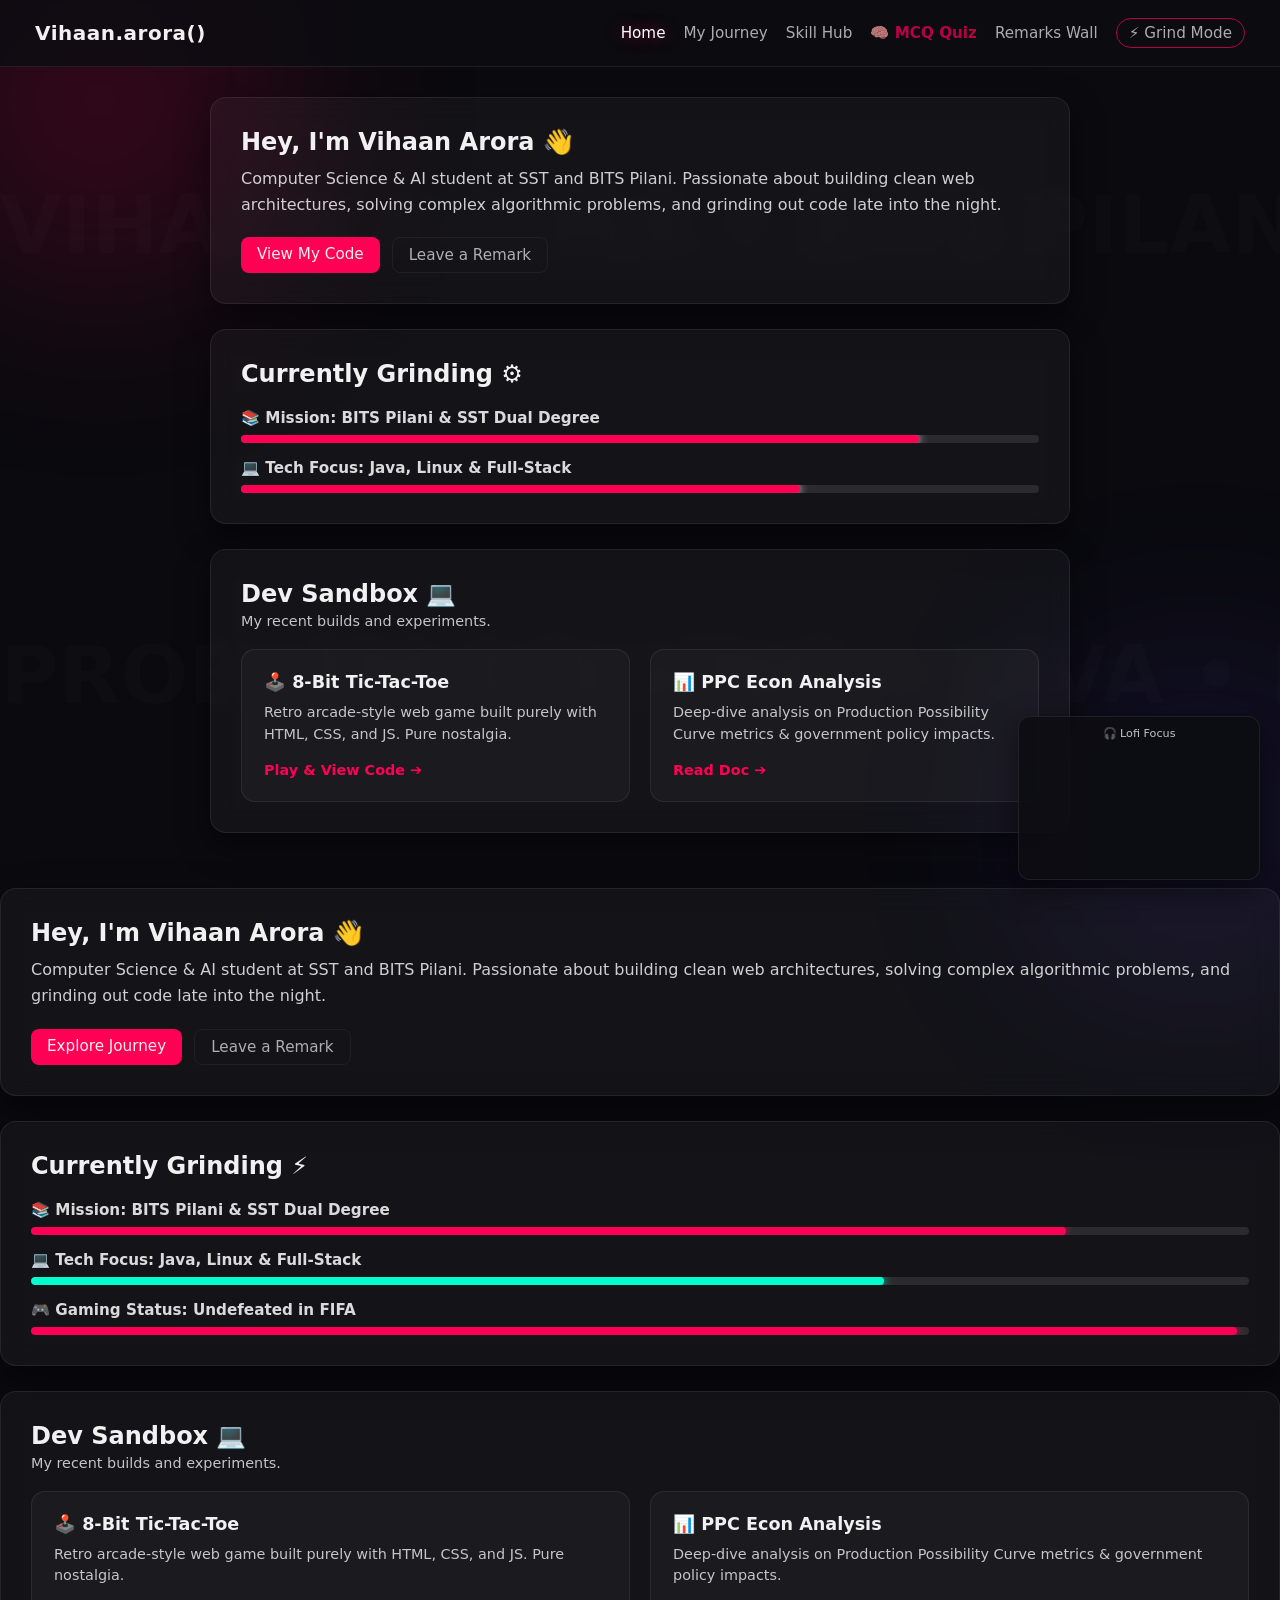
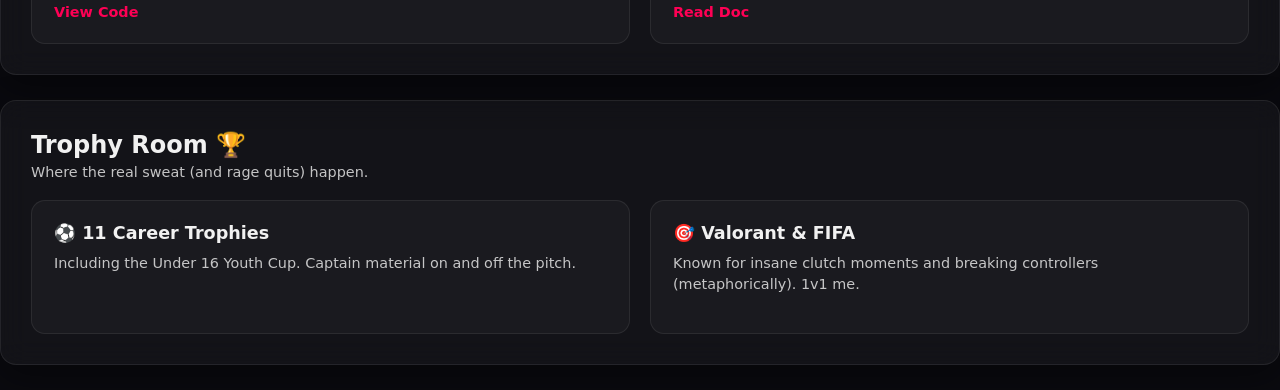
<file: index.html>
<!DOCTYPE html>
<html lang="en">
<head>
    <meta charset="UTF-8">
    <meta name="viewport" content="width=device-width, initial-scale=1.0">
    <title>Vihaan Arora | Portfolio</title>
    <link rel="stylesheet" href="global.css">
</head>
<body data-theme="grind">
    <!-- Atmospheric Orbs -->
    <div class="glow-orb orb-1"></div>
    <div class="glow-orb orb-2"></div>
    <div class="glow-orb orb-3"></div>

    <div class="bg-texts">
        <span>VIHAAN ARORA • BITS PILANI • SST • CS & AI •</span>
        <span>PROBLEM SOLVING • JAVA • LINUX • FULL STACK •</span>
    </div>

    <!-- Floating Navigation -->
   <nav>
        <div class="nav-brand">Vihaan.arora()</div>
        <div class="nav-links">
            <a href="index.html" class="nav-btn active">Home</a>
            <a href="journey.html" class="nav-btn">My Journey</a>
            <a href="skills.html" class="nav-btn">Skill Hub</a>
            <a href="quiz.html" class="nav-btn" style="color: var(--accent); font-weight: bold;">🧠 MCQ Quiz</a>
            <a href="remarks.html" class="nav-btn">Remarks Wall</a>
            <button id="theme-toggle" class="nav-btn" style="background: none; border: 1px solid var(--accent); padding: 5px 12px; border-radius: 20px; cursor: pointer; color: var(--text-color);">⚡ Grind Mode</button>
        </div>
    </nav>
    <main>
        <!-- Hero Section -->
        <section class="glass-container hero-section">
            <h1>Hey, I'm Vihaan Arora <span style="color: var(--accent);">👋</span></h1>
            <p style="margin-top: 10px; opacity: 0.85; line-height: 1.6;">
                Computer Science & AI student at SST and BITS Pilani. Passionate about building clean web architectures, solving complex algorithmic problems, and grinding out code late into the night.
            </p>
            <div style="margin-top: 20px; display: flex; gap: 12px; flex-wrap: wrap;">
                <a href="tictactoe.html" class="nav-btn" style="background: var(--accent); padding: 8px 16px; border-radius: 8px; opacity: 1;">View My Code</a>
                <a href="remarks.html" class="nav-btn" style="border: 1px solid var(--glass-border); padding: 8px 16px; border-radius: 8px;">Leave a Remark</a>
            </div>
        </section>

        <!-- Currently Grinding Live Dashboard -->
        <section class="glass-container">
            <h2>Currently Grinding ⚙️</h2>
            <div class="dashboard">
                <div class="dashboard-item">
                    <span>📚 Mission: BITS Pilani & SST Dual Degree</span>
                    <div class="progress-bar"><div class="progress-fill" style="width: 85%;"></div></div>
                </div>
                <div class="dashboard-item">
                    <span>💻 Tech Focus: Java, Linux & Full-Stack</span>
                    <div class="progress-bar"><div class="progress-fill" style="width: 70%;"></div></div>
                </div>
            </div>
        </section>

        <!-- Dev Sandbox (Projects now linking to real pages) -->
        <section class="glass-container">
            <h2>Dev Sandbox 💻</h2>
            <p style="opacity: 0.8; margin-top: 5px; font-size: 0.9rem;">My recent builds and experiments.</p>
            <div class="bento-grid">
                <div class="bento-card">
                    <h3>🕹️ 8-Bit Tic-Tac-Toe</h3>
                    <p>Retro arcade-style web game built purely with HTML, CSS, and JS. Pure nostalgia.</p>
                    <a href="tictactoe.html" class="card-link">Play & View Code ➔</a>
                </div>
                <div class="bento-card">
                    <h3>📊 PPC Econ Analysis</h3>
                    <p>Deep-dive analysis on Production Possibility Curve metrics & government policy impacts.</p>
                    <a href="ppc.html" class="card-link">Read Doc ➔</a>
                </div>
            </div>
        </section>
    </main>

    <!-- Floating YT Music Widget -->
    <div class="yt-widget">
        <p style="font-size: 0.7rem; text-align: center; margin-bottom: 5px; opacity: 0.8;">🎧 Lofi Focus</p>
        <iframe width="220" height="120" src="https://www.youtube.com/embed/jfKfPfyJRdk?autoplay=0&controls=1" title="Lofi hip hop mix" frameborder="0" allow="accelerometer; autoplay; clipboard-write; encrypted-media; picture-in-picture" style="border-radius: 8px;"></iframe>
    </div>

    <script src="popups.js"></script>
</body>
</html>        <section class="glass-container hero-section">
            <h1>Hey, I'm Vihaan Arora <span style="color: var(--accent);">👋</span></h1>
            <p style="margin-top: 10px; opacity: 0.85; line-height: 1.6;">
                Computer Science & AI student at SST and BITS Pilani. Passionate about building clean web architectures, solving complex algorithmic problems, and grinding out code late into the night.
            </p>
            <div style="margin-top: 20px; display: flex; gap: 12px; flex-wrap: wrap;">
                <a href="journey.html" class="nav-btn" style="background: var(--accent); padding: 8px 16px; border-radius: 8px; opacity: 1;">Explore Journey</a>
                <a href="remarks.html" class="nav-btn" style="border: 1px solid var(--glass-border); padding: 8px 16px; border-radius: 8px;">Leave a Remark</a>
            </div>
        </section>

        <!-- Currently Grinding Live Dashboard -->
        <section class="glass-container">
            <h2>Currently Grinding ⚡</h2>
            <div class="dashboard">
                <div class="dashboard-item">
                    <span>📚 Mission: BITS Pilani & SST Dual Degree</span>
                    <div class="progress-bar"><div class="progress-fill" style="width: 85%; background: var(--accent); color: var(--accent);"></div></div>
                </div>
                <div class="dashboard-item">
                    <span>💻 Tech Focus: Java, Linux & Full-Stack</span>
                    <div class="progress-bar"><div class="progress-fill" style="width: 70%; background: #00ffcc; color: #00ffcc;"></div></div>
                </div>
                <div class="dashboard-item">
                    <span>🎮 Gaming Status: Undefeated in FIFA</span>
                    <div class="progress-bar"><div class="progress-fill" style="width: 99%; background: #ff0055; color: #ff0055;"></div></div>
                </div>
            </div>
        </section>

        <!-- Dev Sandbox (Projects) -->
        <section class="glass-container">
            <h2>Dev Sandbox 💻</h2>
            <p style="opacity: 0.8; margin-top: 5px; font-size: 0.9rem;">My recent builds and experiments.</p>
            <div class="bento-grid">
                <div class="bento-card">
                    <h3>🕹️ 8-Bit Tic-Tac-Toe</h3>
                    <p>Retro arcade-style web game built purely with HTML, CSS, and JS. Pure nostalgia.</p>
                    <a href="#" class="card-link">View Code</a>
                </div>
                <div class="bento-card">
                    <h3>📊 PPC Econ Analysis</h3>
                    <p>Deep-dive analysis on Production Possibility Curve metrics & government policy impacts.</p>
                    <a href="#" class="card-link">Read Doc</a>
                </div>
            </div>
        </section>

        <!-- Trophy Room (Sports & Esports) -->
        <section class="glass-container">
            <h2>Trophy Room 🏆</h2>
            <p style="opacity: 0.8; margin-top: 5px; font-size: 0.9rem;">Where the real sweat (and rage quits) happen.</p>
            <div class="bento-grid">
                <div class="bento-card trophy-card">
                    <h3>⚽ 11 Career Trophies</h3>
                    <p>Including the Under 16 Youth Cup. Captain material on and off the pitch.</p>
                </div>
                <div class="bento-card trophy-card">
                    <h3>🎯 Valorant & FIFA</h3>
                    <p>Known for insane clutch moments and breaking controllers (metaphorically). 1v1 me.</p>
                </div>
            </div>
        </section>
    </main>

    <script src="popups.js"></script>
</body>
</html>
</file>
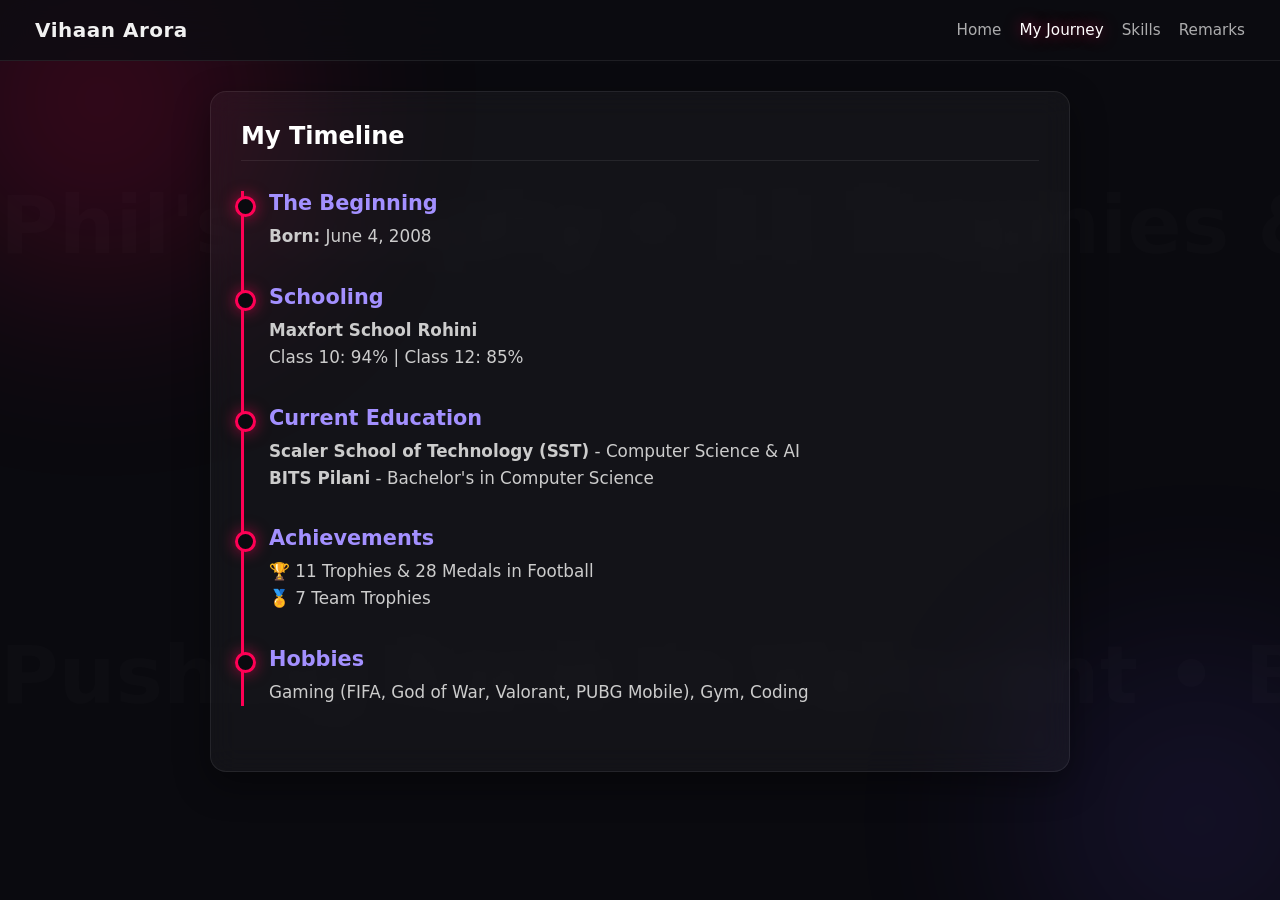
<file: journey.html>
<!DOCTYPE html>
<html lang="en">
<head>
    <meta charset="UTF-8">
    <meta name="viewport" content="width=device-width, initial-scale=1.0">
    <title>Vihaan Arora | My Journey</title>
    <link rel="stylesheet" href="global.css">
    <style>
        h2 { margin-bottom: 20px; border-bottom: 1px solid var(--glass-border); padding-bottom: 10px; color: #fff; }
        .timeline { border-left: 3px solid var(--accent); padding-left: 25px; margin-top: 30px; }
        .timeline-item { margin-bottom: 35px; position: relative; transition: 0.3s; }
        .timeline-item:hover { transform: translateX(10px); }
        .timeline-item::before { content: ''; position: absolute; left: -34px; top: 5px; width: 15px; height: 15px; background: var(--bg-color); border: 3px solid var(--accent); border-radius: 50%; box-shadow: var(--neon-glow); }
        .timeline-item h3 { color: #a390ff; margin-bottom: 8px; font-size: 1.3rem; }
        .timeline-item p { color: #ccc; line-height: 1.6; font-size: 1.05rem; }
    </style>
</head>
<body>
    <div class="glow-orb orb-1"></div>
    <div class="glow-orb orb-2"></div>
    <div class="glow-orb orb-3"></div>
    
    <div class="bg-texts">
        <span>Phil's-osophy • 11 Trophies & Counting • RGB Adds 10 FPS</span>
        <span>Pushing Rank in Valorant • BOY! • Midfield Maestro • BITS Pilani</span>
    </div>

    <nav>
        <div class="nav-brand">Vihaan Arora</div>
        <div class="nav-links">
            <a href="index.html" class="nav-btn">Home</a>
            <a href="journey.html" class="nav-btn active">My Journey</a>
            <a href="skills.html" class="nav-btn">Skills</a>
            <a href="remarks.html" class="nav-btn">Remarks</a>
        </div>
    </nav>
    <main>
        <div class="glass-container">
            <h2>My Timeline</h2>
            <div class="timeline">
                <div class="timeline-item">
                    <h3>The Beginning</h3>
                    <p><strong>Born:</strong> June 4, 2008</p>
                </div>
                <div class="timeline-item">
                    <h3>Schooling</h3>
                    <p><strong>Maxfort School Rohini</strong></p>
                    <p>Class 10: 94% | Class 12: 85%</p>
                </div>
                <div class="timeline-item">
                    <h3>Current Education</h3>
                    <p><strong>Scaler School of Technology (SST)</strong> - Computer Science & AI</p>
                    <p><strong>BITS Pilani</strong> - Bachelor's in Computer Science</p>
                </div>
                <div class="timeline-item">
                    <h3>Achievements</h3>
                    <p>🏆 11 Trophies & 28 Medals in Football</p>
                    <p>🏅 7 Team Trophies</p>
                </div>
                <div class="timeline-item">
                    <h3>Hobbies</h3>
                    <p>Gaming (FIFA, God of War, Valorant, PUBG Mobile), Gym, Coding</p>
                </div>
            </div>
        </div>
    </main>
    <script src="popups.js"></script>
</body>
</html>
</file>
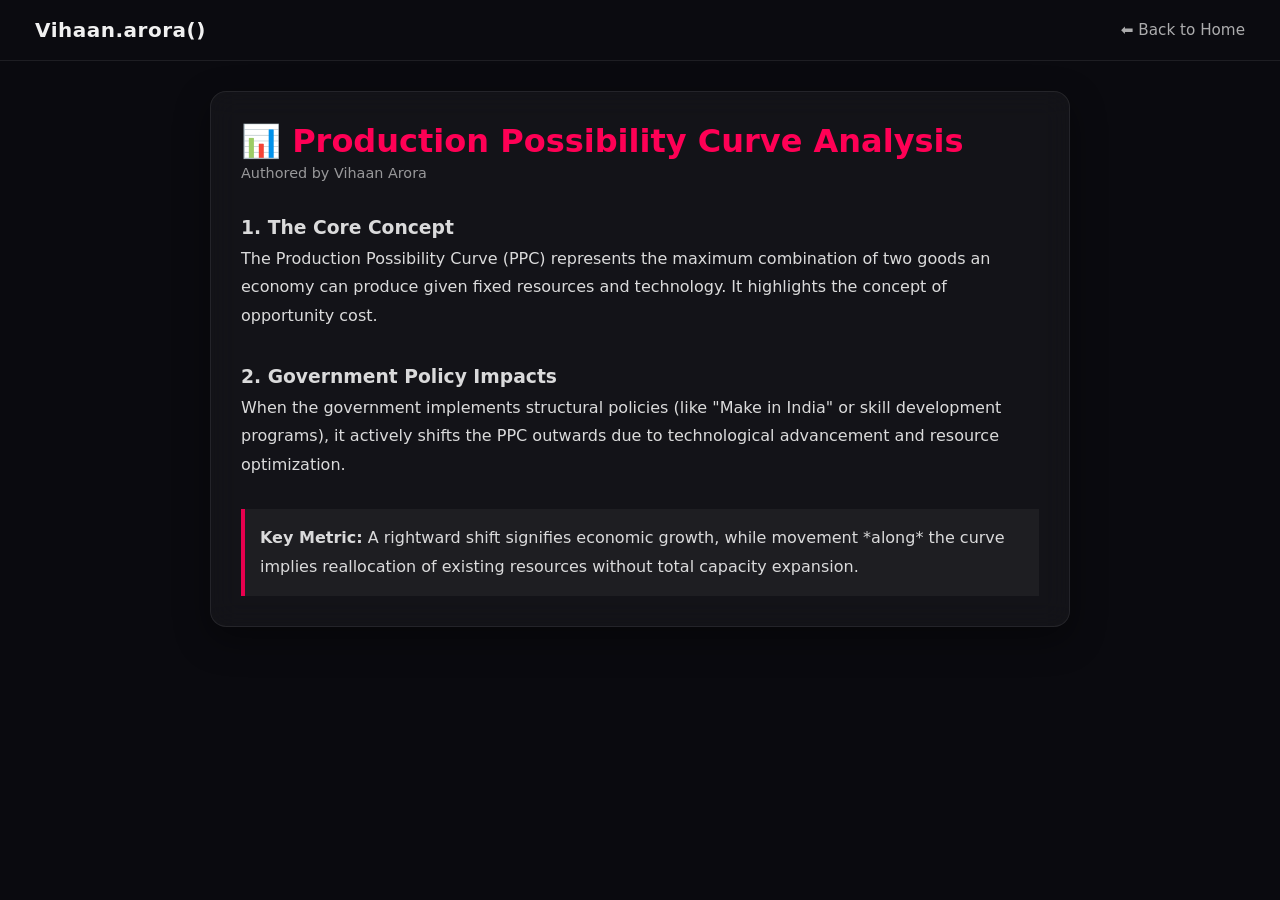
<file: ppc.html>
<!DOCTYPE html>
<html lang="en">
<head>
    <meta charset="UTF-8">
    <meta name="viewport" content="width=device-width, initial-scale=1.0">
    <title>PPC Analytics | Vihaan</title>
    <link rel="stylesheet" href="global.css">
</head>
<body data-theme="grind">
    <nav>
        <div class="nav-brand">Vihaan.arora()</div>
        <div class="nav-links"><a href="index.html" class="nav-btn">⬅ Back to Home</a></div>
    </nav>
    <main>
        <section class="glass-container">
            <h2 style="color: var(--accent); font-size: 2rem;">📊 Production Possibility Curve Analysis</h2>
            <p style="opacity: 0.6; font-size: 0.9rem; margin-top: 5px;">Authored by Vihaan Arora</p>
            
            <div style="margin-top: 30px; line-height: 1.8; opacity: 0.9;">
                <h3>1. The Core Concept</h3>
                <p>The Production Possibility Curve (PPC) represents the maximum combination of two goods an economy can produce given fixed resources and technology. It highlights the concept of opportunity cost.</p>
                <br>
                <h3>2. Government Policy Impacts</h3>
                <p>When the government implements structural policies (like "Make in India" or skill development programs), it actively shifts the PPC outwards due to technological advancement and resource optimization.</p>
                <br>
                <div style="padding: 15px; border-left: 4px solid var(--accent); background: rgba(255,255,255,0.05);">
                    <strong>Key Metric:</strong> A rightward shift signifies economic growth, while movement *along* the curve implies reallocation of existing resources without total capacity expansion.
                </div>
            </div>
        </section>
    </main>
</body>
</html>
</file>
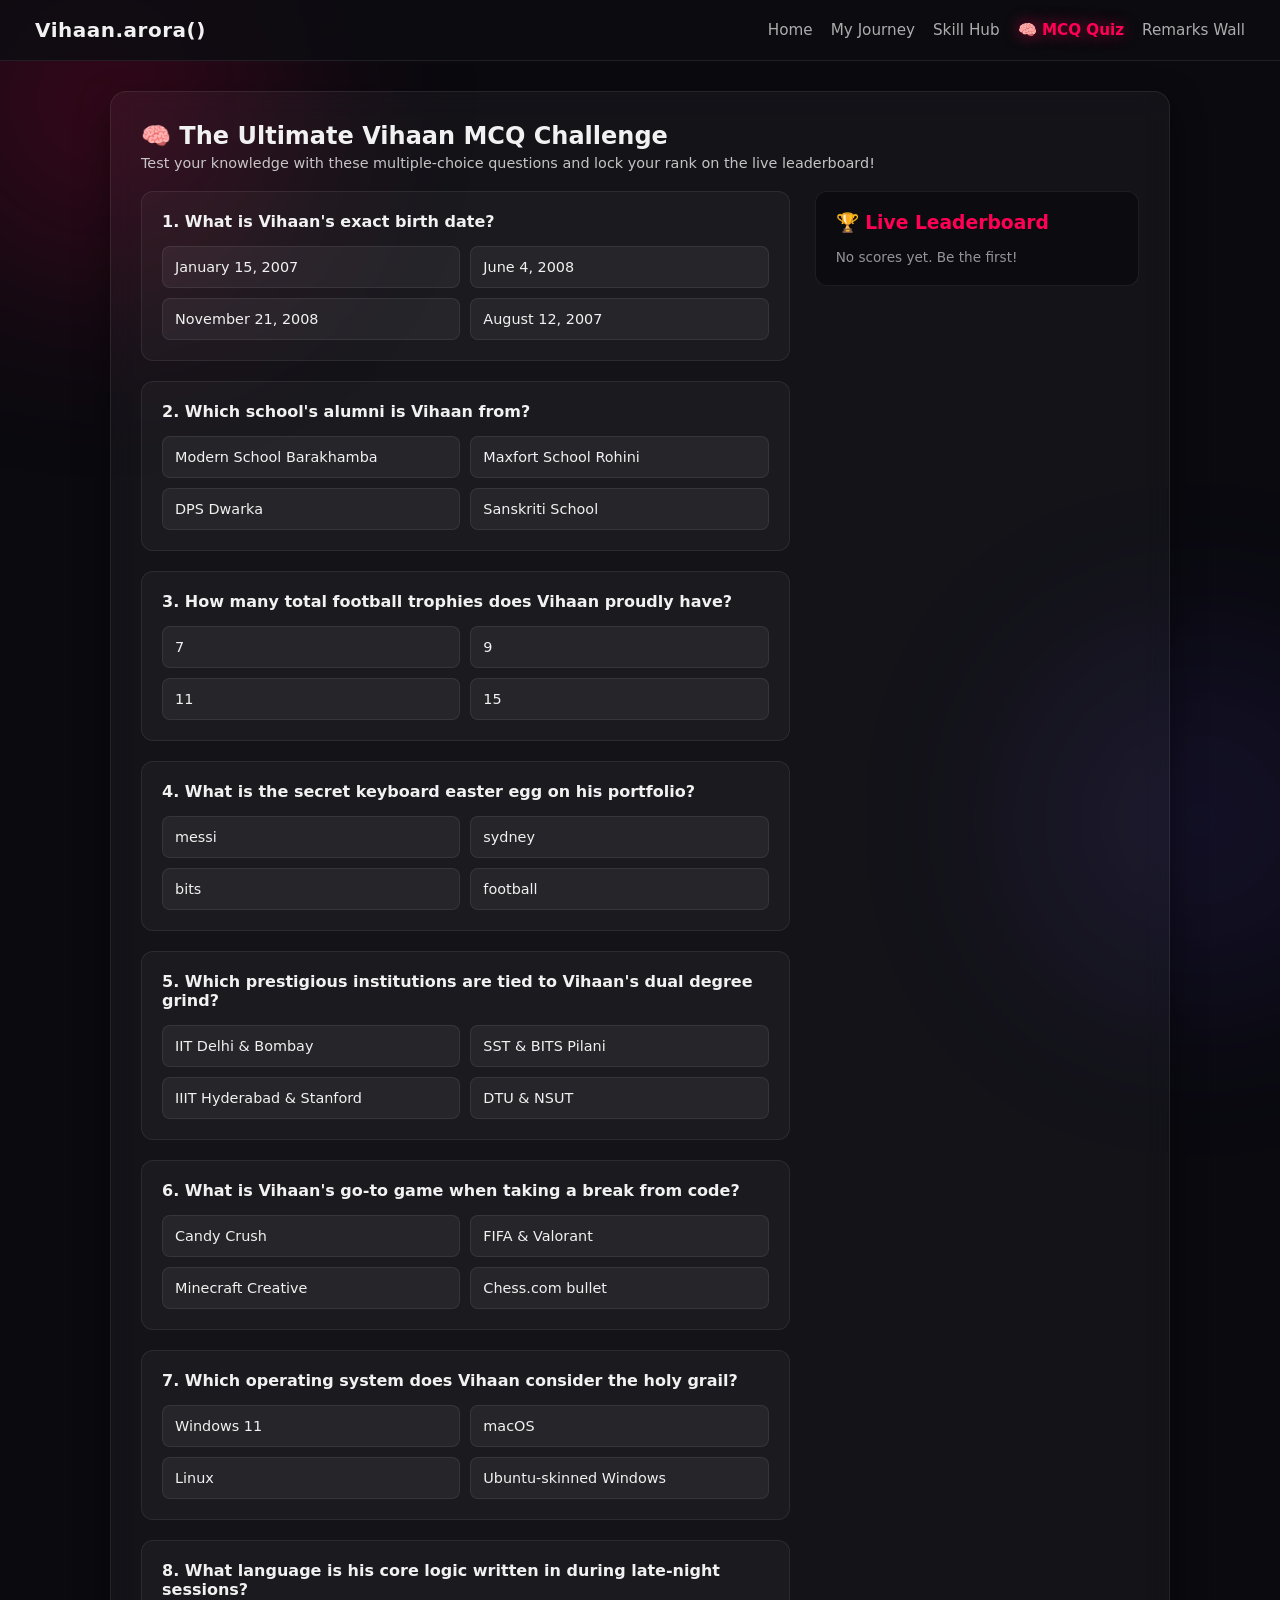
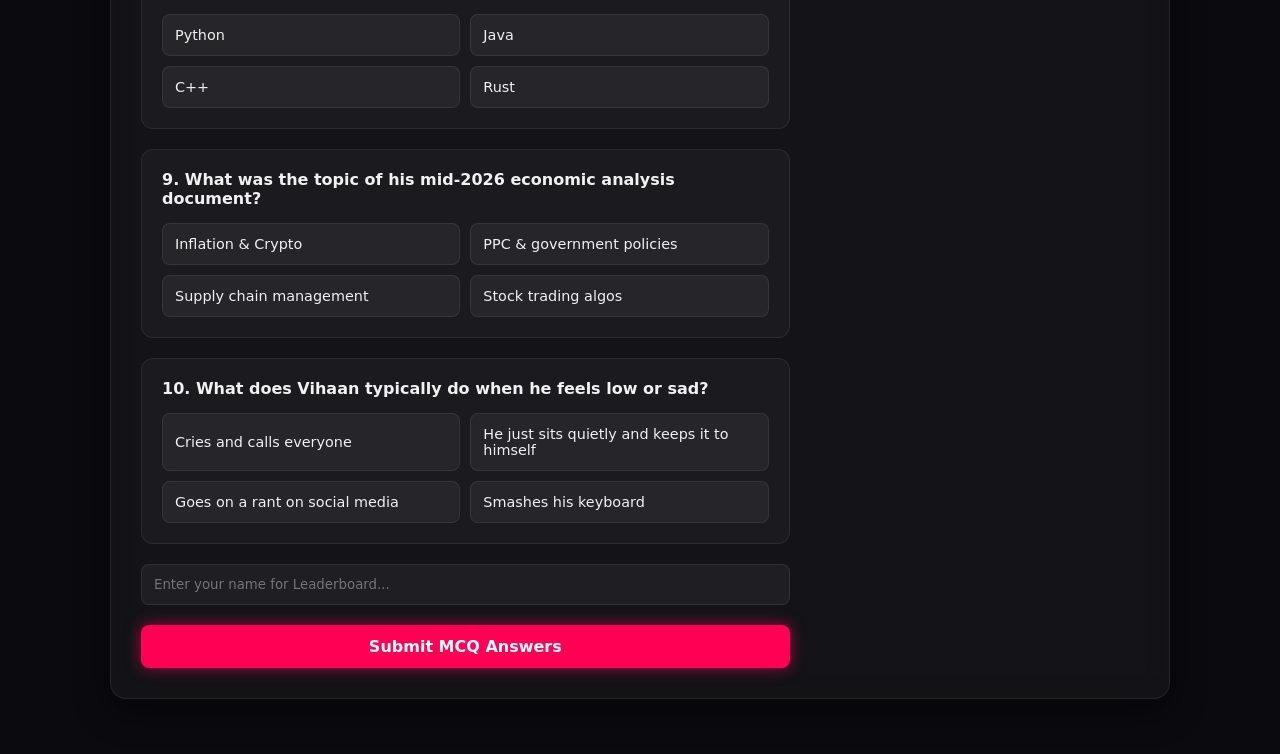
<file: quiz.html>
<!DOCTYPE html>
<html lang="en">
<head>
    <meta charset="UTF-8">
    <meta name="viewport" content="width=device-width, initial-scale=1.0">
    <title>Vihaan's MCQ Quiz & Leaderboard</title>
    <link rel="stylesheet" href="global.css">
    <style>
        .quiz-wrapper { display: grid; grid-template-columns: 2fr 1fr; gap: 25px; margin-top: 20px; }
        @media(max-width: 900px) { .quiz-wrapper { grid-template-columns: 1fr; } }
        
        .question-card { background: rgba(255,255,255,0.03); border: 1px solid var(--glass-border); padding: 20px; border-radius: 12px; margin-bottom: 20px; }
        .options-grid { display: grid; grid-template-columns: 1fr 1fr; gap: 10px; margin-top: 15px; }
        @media(max-width: 600px) { .options-grid { grid-template-columns: 1fr; } }
        
        .option-btn { background: rgba(255,255,255,0.05); border: 1px solid var(--glass-border); padding: 12px; border-radius: 8px; color: var(--text-color); cursor: pointer; text-align: left; transition: 0.2s; font-size: 0.9rem; }
        .option-btn:hover { border-color: var(--accent); background: rgba(255,255,255,0.1); }
        .option-btn.selected { background: var(--accent); border-color: var(--accent); font-weight: bold; box-shadow: var(--neon-glow); }
        
        .leaderboard-box { background: rgba(10,10,15,0.8); border: 1px solid var(--glass-border); padding: 20px; border-radius: 12px; height: fit-content; }
        .lb-item { display: flex; justify-content: space-between; padding: 10px 0; border-bottom: 1px solid rgba(255,255,255,0.05); font-size: 0.9rem; }
        
        .submit-quiz { background: var(--accent); color: white; border: none; padding: 12px 24px; border-radius: 8px; font-weight: bold; cursor: pointer; font-size: 1rem; width: 100%; box-shadow: var(--neon-glow); margin-top: 10px; }
    </style>
</head>
<body data-theme="grind">
    <!-- Atmospheric Orbs -->
    <div class="glow-orb orb-1"></div>
    <div class="glow-orb orb-2"></div>

    <!-- Navigation Bar Connected to Rest of Website -->
    <nav>
        <div class="nav-brand">Vihaan.arora()</div>
        <div class="nav-links">
            <a href="index.html" class="nav-btn">Home</a>
            <a href="journey.html" class="nav-btn">My Journey</a>
            <a href="skills.html" class="nav-btn">Skill Hub</a>
            <a href="quiz.html" class="nav-btn active" style="color: var(--accent); font-weight: bold;">🧠 MCQ Quiz</a>
            <a href="remarks.html" class="nav-btn">Remarks Wall</a>
        </div>
    </nav>

    <main style="max-width: 1100px;">
        <section class="glass-container">
            <h2>🧠 The Ultimate Vihaan MCQ Challenge</h2>
            <p style="opacity: 0.8; font-size: 0.9rem; margin-top: 5px;">Test your knowledge with these multiple-choice questions and lock your rank on the live leaderboard!</p>

            <div class="quiz-wrapper">
                <!-- Quiz Area -->
                <div id="quiz-container">
                    <!-- Dynamic MCQs will load here -->
                </div>

                <!-- Leaderboard Area -->
                <div class="leaderboard-box">
                    <h3 style="margin-bottom: 15px; color: var(--accent);">🏆 Live Leaderboard</h3>
                    <div id="leaderboard-list">
                        <p style="opacity: 0.6; font-size: 0.85rem;">No scores yet. Be the first!</p>
                    </div>
                </div>
            </div>
        </section>
    </main>

    <script>
        const questions = [
            { q: "1. What is Vihaan's exact birth date?", options: ["January 15, 2007", "June 4, 2008", "November 21, 2008", "August 12, 2007"], correct: 1 },
            { q: "2. Which school's alumni is Vihaan from?", options: ["Modern School Barakhamba", "Maxfort School Rohini", "DPS Dwarka", "Sanskriti School"], correct: 1 },
            { q: "3. How many total football trophies does Vihaan proudly have?", options: ["7", "9", "11", "15"], correct: 2 },
            { q: "4. What is the secret keyboard easter egg on his portfolio?", options: ["messi", "sydney", "bits", "football"], correct: 1 },
            { q: "5. Which prestigious institutions are tied to Vihaan's dual degree grind?", options: ["IIT Delhi & Bombay", "SST & BITS Pilani", "IIIT Hyderabad & Stanford", "DTU & NSUT"], correct: 1 },
            { q: "6. What is Vihaan's go-to game when taking a break from code?", options: ["Candy Crush", "FIFA & Valorant", "Minecraft Creative", "Chess.com bullet"], correct: 1 },
            { q: "7. Which operating system does Vihaan consider the holy grail?", options: ["Windows 11", "macOS", "Linux", "Ubuntu-skinned Windows"], correct: 2 },
            { q: "8. What language is his core logic written in during late-night sessions?", options: ["Python", "Java", "C++", "Rust"], correct: 1 },
            { q: "9. What was the topic of his mid-2026 economic analysis document?", options: ["Inflation & Crypto", "PPC & government policies", "Supply chain management", "Stock trading algos"], correct: 1 },
            { q: "10. What does Vihaan typically do when he feels low or sad?", options: ["Cries and calls everyone", "He just sits quietly and keeps it to himself", "Goes on a rant on social media", "Smashes his keyboard"], correct: 1 }
        ];

        let userAnswers = {};

        function renderQuiz() {
            const container = document.getElementById('quiz-container');
            let html = '';
            
            questions.forEach((item, qIndex) => {
                html += `<div class="question-card">
                    <h4 style="margin-bottom: 10px;">${item.q}</h4>
                    <div class="options-grid">`;
                item.options.forEach((opt, oIndex) => {
                    html += `<button class="option-btn" onclick="selectOption(${qIndex}, ${oIndex}, this)">${opt}</button>`;
                });
                html += `</div></div>`;
            });

            html += `<div style="margin-top: 20px;">
                <input type="text" id="challenger-name" placeholder="Enter your name for Leaderboard..." style="width: 100%; padding: 12px; border-radius: 8px; border: 1px solid var(--glass-border); background: rgba(255,255,255,0.05); color: white; margin-bottom: 10px; outline: none;" required>
                <button class="submit-quiz" onclick="submitQuiz()">Submit MCQ Answers</button>
            </div>`;

            container.innerHTML = html;
        }

        function selectOption(qIdx, oIdx, btn) {
            userAnswers[qIdx] = oIdx;
            const parent = btn.parentElement;
            parent.querySelectorAll('.option-btn').forEach(b => b.classList.remove('selected'));
            btn.classList.add('selected');
        }

        function submitQuiz() {
            const nameInput = document.getElementById('challenger-name').value.trim();
            if(!nameInput) {
                alert("Please enter your name first!");
                return;
            }
            if(Object.keys(userAnswers).length < questions.length) {
                alert("Please answer all questions before submitting!");
                return;
            }

            let score = 0;
            questions.forEach((item, idx) => {
                if(userAnswers[idx] === item.correct) score++;
            });

            let leaderboard = JSON.parse(localStorage.getItem('vihaan_lb') || '[]');
            leaderboard.push({ name: nameInput, score: score, total: questions.length });
            leaderboard.sort((a,b) => b.score - a.score);
            localStorage.setItem('vihaan_lb', JSON.stringify(leaderboard));

            alert(`Quiz Submitted! Your Score: ${score} / ${questions.length}`);
            loadLeaderboard();
            window.scrollTo({ top: 0, behavior: 'smooth' });
        }

        function loadLeaderboard() {
            const lbList = document.getElementById('leaderboard-list');
            let leaderboard = JSON.parse(localStorage.getItem('vihaan_lb') || '[]');
            
            if(leaderboard.length === 0) {
                lbList.innerHTML = `<p style="opacity: 0.6; font-size: 0.85rem;">No scores yet. Be the first!</p>`;
                return;
            }

            let html = '';
            leaderboard.forEach((entry, i) => {
                html += `<div class="lb-item">
                    <span>#${i+1} <strong>${entry.name}</strong></span>
                    <span style="color: var(--accent); font-weight: bold;">${entry.score} / ${entry.total}</span>
                </div>`;
            });
            lbList.innerHTML = html;
        }

        renderQuiz();
        loadLeaderboard();
    </script>
    <!-- Connected to website global popups/easter eggs -->
    <script src="popups.js"></script>
</body>
</html>
</file>
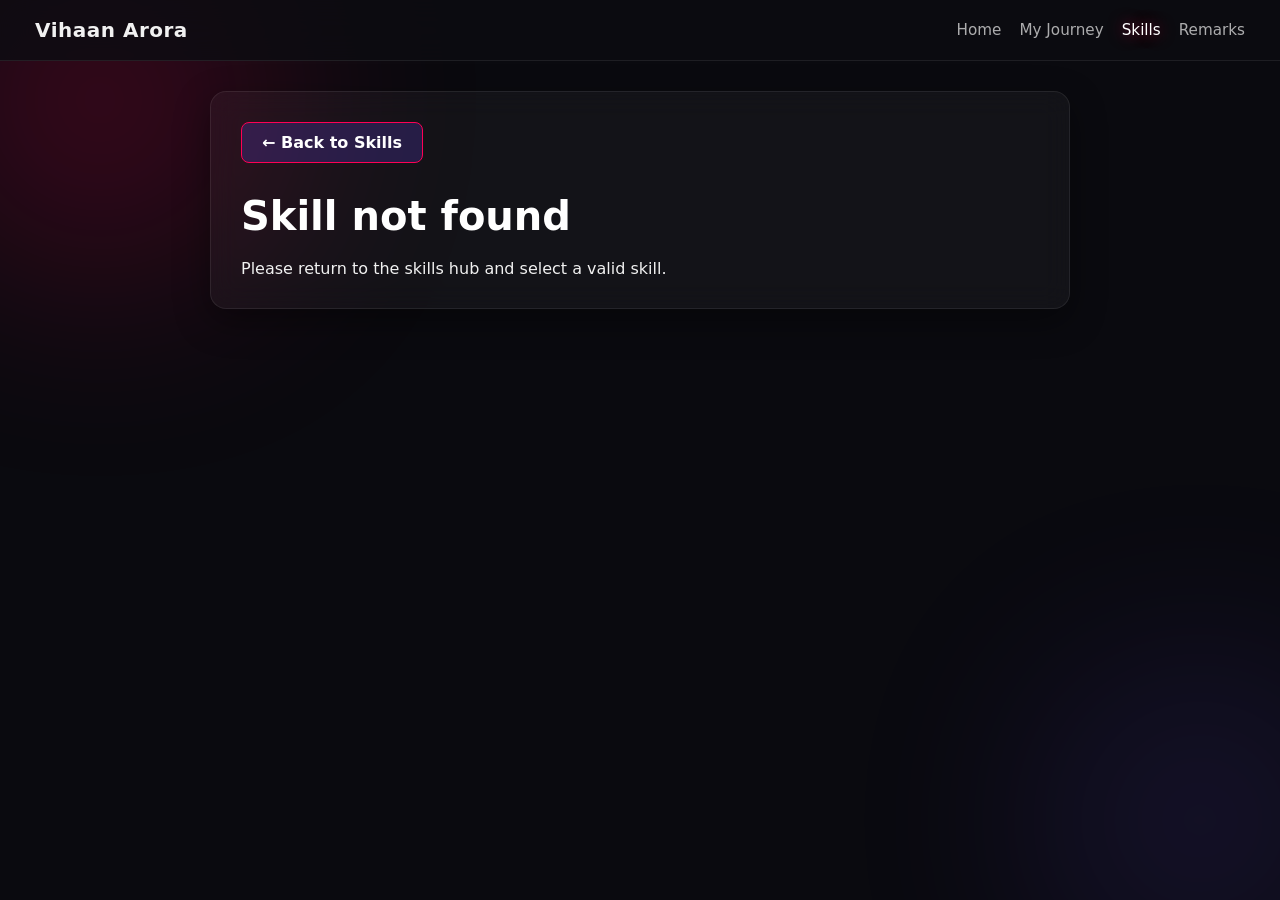
<file: skill-detail.html>
<!DOCTYPE html>
<html lang="en">
<head>
    <meta charset="UTF-8">
    <meta name="viewport" content="width=device-width, initial-scale=1.0">
    <title>Vihaan Arora | Skill Detail</title>
    <link rel="stylesheet" href="global.css">
    <style>
        .primary-btn { background: rgba(107, 76, 255, 0.2); border: 1px solid var(--accent); color: white; padding: 10px 20px; border-radius: 8px; cursor: pointer; text-decoration: none; display: inline-block; margin-bottom: 30px; transition: 0.3s; font-weight: bold; }
        .primary-btn:hover { background: var(--accent); box-shadow: var(--neon-glow); transform: translateX(-5px); }
        h2 { font-size: 2.5rem; margin-bottom: 20px; color: #fff; }
        .skill-content h3 { color: #a390ff; margin: 25px 0 10px 0; font-size: 1.3rem; }
        .skill-content p { color: #ccc; line-height: 1.8; font-size: 1.1rem; }
    </style>
</head>
<body>
    <div class="glow-orb orb-1"></div>
    <div class="glow-orb orb-2"></div>
    <nav>
        <div class="nav-brand">Vihaan Arora</div>
        <div class="nav-links">
            <a href="index.html" class="nav-btn">Home</a>
            <a href="journey.html" class="nav-btn">My Journey</a>
            <a href="skills.html" class="nav-btn active">Skills</a>
            <a href="remarks.html" class="nav-btn">Remarks</a>
        </div>
    </nav>
    <main>
        <div class="glass-container">
            <a href="skills.html" class="primary-btn">← Back to Skills</a>
            <h2 id="skill-title">Loading...</h2>
            <div id="skill-description" class="skill-content"></div>
        </div>
    </main>
    <script>
        const skillData = {
            football: { title: "⚽ Football", description: "My primary passion outside of academics. Over the years, I have developed strong physical endurance, tactical awareness, and teamwork skills on the pitch.", experience: "I have won 11 individual trophies, 28 medals, and contributed to winning 7 team trophies. I continuously strive to improve my game and coordinate plays efficiently with my teammates." },
            analytical: { title: "🧠 Analytical Problem Solving", description: "I approach challenges logically, breaking down complex issues into manageable parts to find optimized solutions.", experience: "Applied extensively in my Computer Science studies, algorithmic challenges, and when debugging code for my projects." },
            leadership: { title: "👑 Leadership", description: "Guiding teams towards a unified goal by fostering communication, delegating tasks effectively, and maintaining morale.", experience: "Captained sports teams to multiple tournament victories and led group academic projects ensuring everyone contributes their best." },
            java: { title: "☕ Java", description: "Object-oriented programming using Java. Focused on writing clean, scalable, and efficient code.", experience: "Studied and utilized as part of my core curriculum in my Computer Science and AI degrees, building foundational software applications." },
            linux: { title: "🐧 Linux", description: "Proficiency in navigating and managing Linux-based operating systems, utilizing the command line for system administration and development.", experience: "Used for managing development environments, executing scripts, and understanding core OS concepts." }
        };
        const urlParams = new URLSearchParams(window.location.search);
        const skillKey = urlParams.get('skill');
        if (skillKey && skillData[skillKey]) {
            const data = skillData[skillKey];
            document.getElementById('skill-title').innerText = data.title;
            document.getElementById('skill-description').innerHTML = `<h3>Overview</h3><p>${data.description}</p><h3>Experience</h3><p>${data.experience}</p>`;
        } else {
            document.getElementById('skill-title').innerText = "Skill not found";
            document.getElementById('skill-description').innerText = "Please return to the skills hub and select a valid skill.";
        }
    </script>
</body>
</html>
</file>
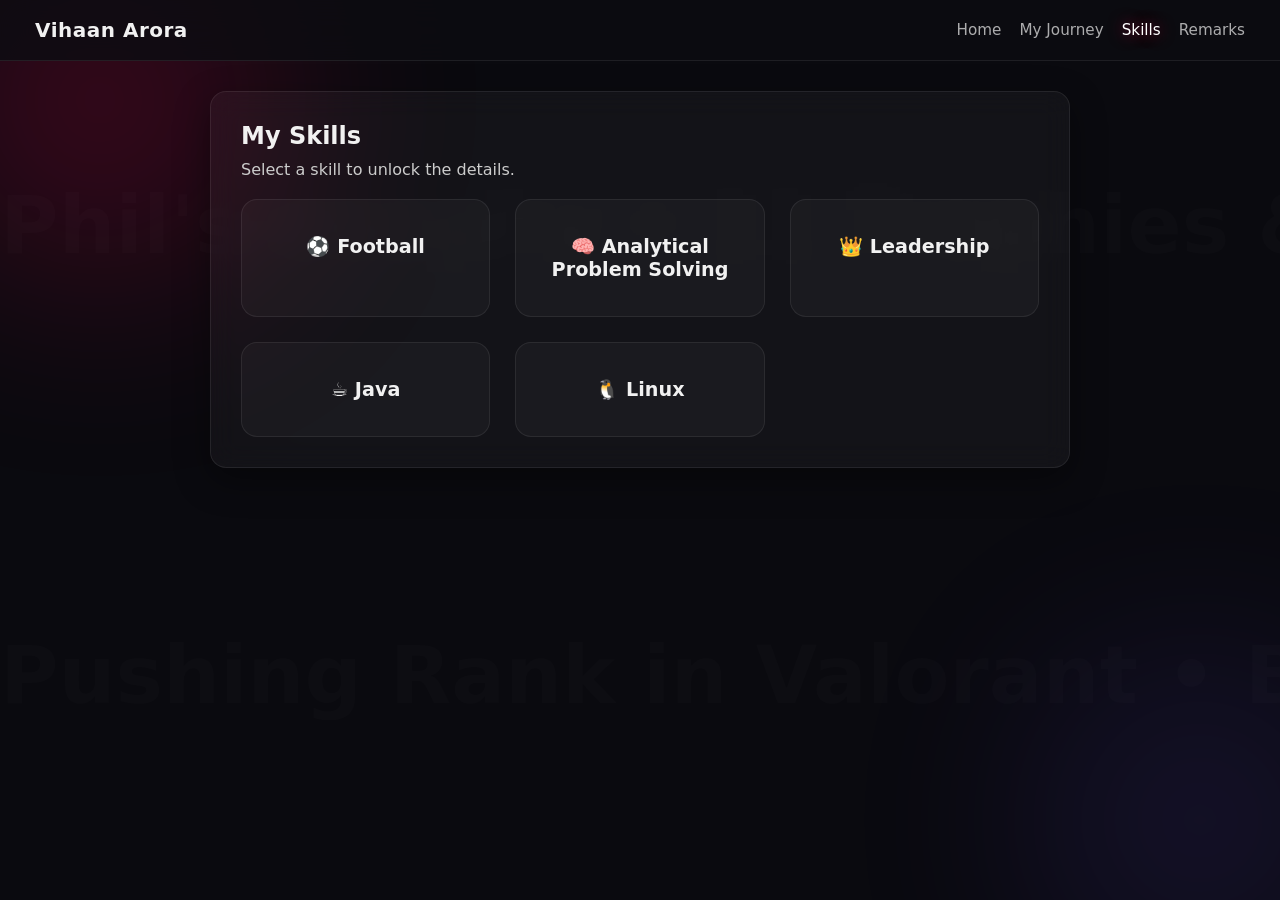
<file: skills.html>
<!DOCTYPE html>
<html lang="en">
<head>
    <meta charset="UTF-8">
    <meta name="viewport" content="width=device-width, initial-scale=1.0">
    <title>Vihaan Arora | Skills</title>
    <link rel="stylesheet" href="global.css">
    <style>
        h2 { margin-bottom: 10px; }
        .skills-grid { display: grid; grid-template-columns: repeat(auto-fit, minmax(220px, 1fr)); gap: 25px; margin-top: 20px; }
        .skill-card { background: rgba(255, 255, 255, 0.03); border: 1px solid var(--glass-border); padding: 35px 20px; text-align: center; border-radius: 16px; cursor: pointer; font-weight: bold; font-size: 1.2rem; transition: all 0.4s cubic-bezier(0.175, 0.885, 0.32, 1.275); position: relative; overflow: hidden; }
        .skill-card::before { content: ''; position: absolute; top: 0; left: -100%; width: 100%; height: 100%; background: linear-gradient(90deg, transparent, rgba(255,255,255,0.1), transparent); transition: 0.5s; }
        .skill-card:hover::before { left: 100%; }
        .skill-card:hover { background: rgba(107, 76, 255, 0.15); transform: translateY(-10px) scale(1.05); box-shadow: var(--neon-glow); border-color: var(--accent); }
    </style>
</head>
<body>
    <div class="glow-orb orb-1"></div>
    <div class="glow-orb orb-2"></div>
    
    <div class="bg-texts">
        <span>Phil's-osophy • 11 Trophies & Counting • RGB Adds 10 FPS</span>
        <span>Pushing Rank in Valorant • BOY! • Midfield Maestro • BITS Pilani</span>
    </div>

    <nav>
        <div class="nav-brand">Vihaan Arora</div>
        <div class="nav-links">
            <a href="index.html" class="nav-btn">Home</a>
            <a href="journey.html" class="nav-btn">My Journey</a>
            <a href="skills.html" class="nav-btn active">Skills</a>
            <a href="remarks.html" class="nav-btn">Remarks</a>
        </div>
    </nav>
    <main>
        <div class="glass-container">
            <h2>My Skills</h2>
            <p style="margin-bottom: 20px; color: #ccc;">Select a skill to unlock the details.</p>
            <div class="skills-grid">
                <div class="skill-card" data-skill="football">⚽ Football</div>
                <div class="skill-card" data-skill="analytical">🧠 Analytical Problem Solving</div>
                <div class="skill-card" data-skill="leadership">👑 Leadership</div>
                <div class="skill-card" data-skill="java">☕ Java</div>
                <div class="skill-card" data-skill="linux">🐧 Linux</div>
            </div>
        </div>
    </main>
    <script>
        document.querySelectorAll('.skill-card').forEach(card => {
            card.addEventListener('click', () => {
                const skillId = card.getAttribute('data-skill');
                window.location.href = `skill-detail.html?skill=${skillId}`;
            });
        });
    </script>
</body>
</html>
</file>
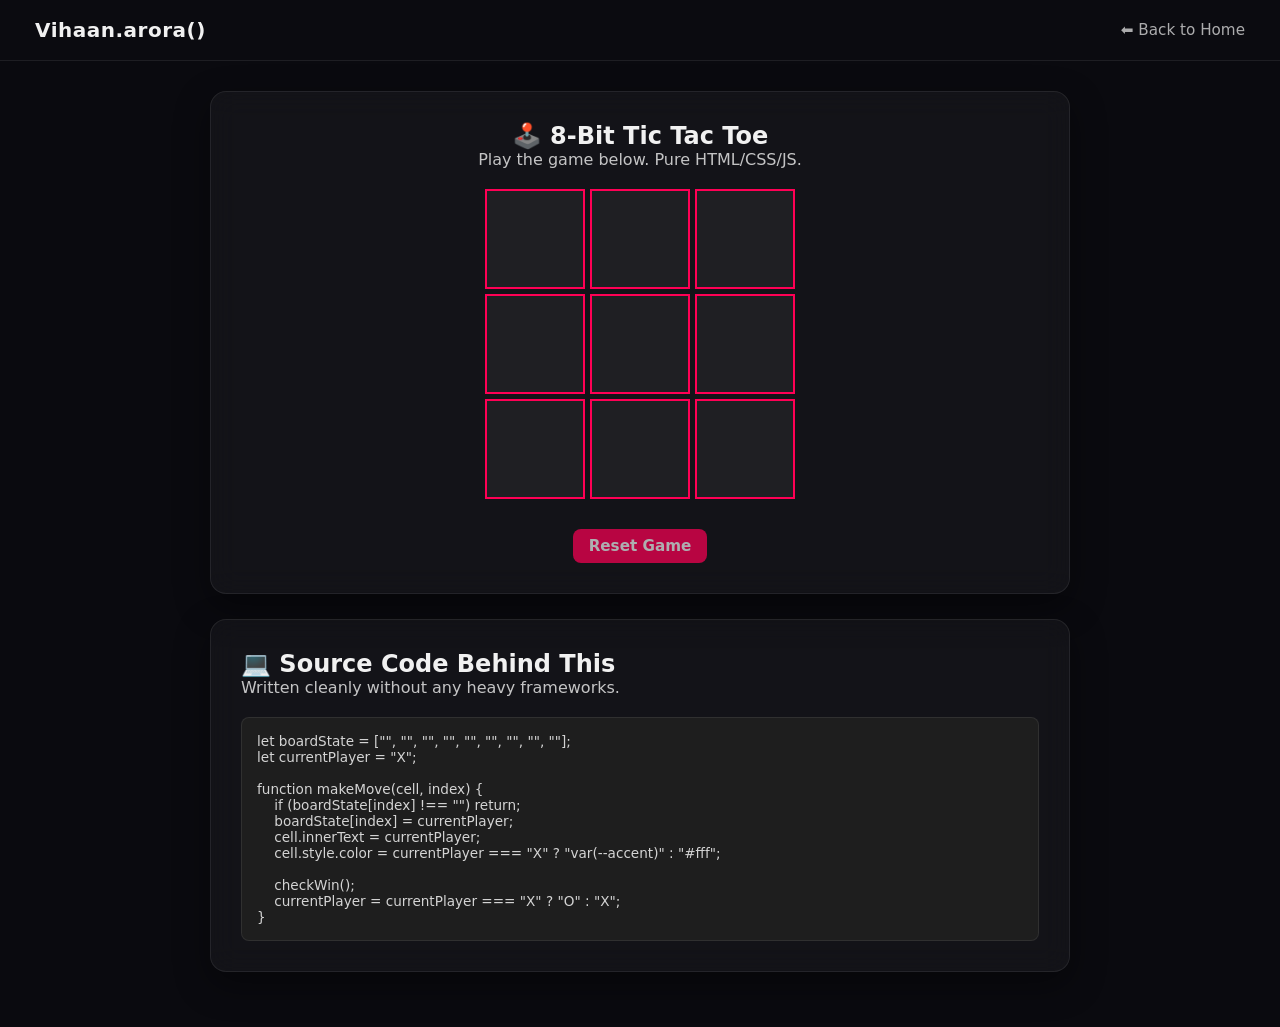
<file: tictactoe.html>
<!DOCTYPE html>
<html lang="en">
<head>
    <meta charset="UTF-8">
    <meta name="viewport" content="width=device-width, initial-scale=1.0">
    <title>8-Bit Tic Tac Toe | Vihaan</title>
    <link rel="stylesheet" href="global.css">
    <style>
        .board { display: grid; grid-template-columns: repeat(3, 100px); gap: 5px; margin: 20px auto; width: max-content; }
        .cell { width: 100px; height: 100px; background: rgba(255,255,255,0.05); border: 2px solid var(--accent); display: flex; align-items: center; justify-content: center; font-size: 3rem; font-weight: bold; cursor: pointer; color: white; transition: 0.2s; }
        .cell:hover { background: rgba(255,255,255,0.1); box-shadow: var(--neon-glow); }
        .code-box { background: #1e1e1e; padding: 15px; border-radius: 8px; overflow-x: auto; font-family: monospace; color: #d4d4d4; font-size: 0.85rem; border: 1px solid var(--glass-border); margin-top: 20px; }
    </style>
</head>
<body data-theme="grind">
    <nav>
        <div class="nav-brand">Vihaan.arora()</div>
        <div class="nav-links"><a href="index.html" class="nav-btn">⬅ Back to Home</a></div>
    </nav>
    <main>
        <section class="glass-container" style="text-align: center;">
            <h2>🕹️ 8-Bit Tic Tac Toe</h2>
            <p style="opacity: 0.8; margin-bottom: 20px;">Play the game below. Pure HTML/CSS/JS.</p>
            
            <div class="board" id="board">
                <div class="cell" onclick="makeMove(this, 0)"></div><div class="cell" onclick="makeMove(this, 1)"></div><div class="cell" onclick="makeMove(this, 2)"></div>
                <div class="cell" onclick="makeMove(this, 3)"></div><div class="cell" onclick="makeMove(this, 4)"></div><div class="cell" onclick="makeMove(this, 5)"></div>
                <div class="cell" onclick="makeMove(this, 6)"></div><div class="cell" onclick="makeMove(this, 7)"></div><div class="cell" onclick="makeMove(this, 8)"></div>
            </div>
            <button onclick="resetGame()" class="nav-btn" style="background: var(--accent); padding: 8px 16px; border-radius: 8px; border: none; margin-top: 10px; cursor: pointer; font-weight: bold;">Reset Game</button>
        </section>

        <section class="glass-container">
            <h2>💻 Source Code Behind This</h2>
            <p style="opacity: 0.8;">Written cleanly without any heavy frameworks.</p>
            <div class="code-box">
<pre><code>let boardState = ["", "", "", "", "", "", "", "", ""];
let currentPlayer = "X";

function makeMove(cell, index) {
    if (boardState[index] !== "") return;
    boardState[index] = currentPlayer;
    cell.innerText = currentPlayer;
    cell.style.color = currentPlayer === "X" ? "var(--accent)" : "#fff";
    
    checkWin();
    currentPlayer = currentPlayer === "X" ? "O" : "X";
}</code></pre>
            </div>
        </section>
    </main>

    <script>
        let boardState = ["", "", "", "", "", "", "", "", ""];
        let currentPlayer = "X";
        function makeMove(cell, index) {
            if (boardState[index] !== "") return;
            boardState[index] = currentPlayer;
            cell.innerText = currentPlayer;
            cell.style.color = currentPlayer === "X" ? "var(--accent)" : "#fff";
            currentPlayer = currentPlayer === "X" ? "O" : "X";
        }
        function resetGame() {
            boardState = ["", "", "", "", "", "", "", "", ""];
            currentPlayer = "X";
            document.querySelectorAll('.cell').forEach(c => c.innerText = "");
        }
    </script>
</body>
</html>
</file>
<file: global.css>
:root {
    /* DEFAULT: GRIND MODE (Aggressive Pink/Purple) */
    --bg-color: #0a0a0f;
    --text-color: #f1f1f1;
    --accent: #ff0055; 
    --neon-glow: 0 0 15px rgba(255, 0, 85, 0.6);
    --glass-bg: rgba(255, 255, 255, 0.04);
    --glass-border: rgba(255, 255, 255, 0.08);
    --orb-1-color: #ff0055;
    --orb-2-color: #6b4cff;
}

[data-theme="chill"] {
    /* CHILL MODE (Aesthetic Teal/Blue) */
    --bg-color: #051014;
    --accent: #00ffcc;
    --neon-glow: 0 0 15px rgba(0, 255, 204, 0.6);
    --orb-1-color: #00ffcc;
    --orb-2-color: #0077ff;
}

* { margin: 0; padding: 0; box-sizing: border-box; font-family: 'Segoe UI', system-ui, sans-serif; transition: background-color 0.5s, color 0.5s, box-shadow 0.5s, border-color 0.5s; }
body { background-color: var(--bg-color); color: var(--text-color); overflow-x: hidden; min-height: 100vh; }

.glow-orb { position: fixed; border-radius: 50%; filter: blur(120px); z-index: -3; pointer-events: none; transition: background 1s; }
.orb-1 { width: 320px; height: 320px; background: var(--orb-1-color); top: -60px; left: -60px; opacity: 0.25; }
.orb-2 { width: 280px; height: 280px; background: var(--orb-2-color); bottom: -60px; right: -60px; opacity: 0.18; }

.bg-texts { position: fixed; top: 0; left: 0; width: 100vw; height: 100vh; pointer-events: none; z-index: -2; overflow: hidden; color: rgba(255, 255, 255, 0.015); font-size: 5rem; font-weight: 900; display: flex; flex-direction: column; justify-content: space-around; white-space: nowrap; }
.bg-texts span:nth-child(even) { animation: scrollBg 35s linear infinite; }
.bg-texts span:nth-child(odd) { animation: scrollBgRev 40s linear infinite; }
@keyframes scrollBg { 0% { transform: translateX(0); } 100% { transform: translateX(-50%); } }
@keyframes scrollBgRev { 0% { transform: translateX(-50%); } 100% { transform: translateX(0); } }

nav { display: flex; justify-content: space-between; align-items: center; padding: 18px 35px; background: rgba(13, 13, 18, 0.82); backdrop-filter: blur(16px); border-bottom: 1px solid var(--glass-border); position: sticky; top: 0; z-index: 100; }
.nav-brand { font-size: 1.25rem; font-weight: 700; letter-spacing: 0.5px; }
.nav-links { display: flex; gap: 18px; flex-wrap: wrap; align-items: center; }
.nav-btn { text-decoration: none; color: var(--text-color); font-size: 0.95rem; opacity: 0.7; }
.nav-btn:hover, .nav-btn.active { opacity: 1; color: #fff; text-shadow: var(--neon-glow); }

main { padding: 30px 20px; max-width: 900px; margin: 0 auto; width: 100%; }
.glass-container { background: var(--glass-bg); border: 1px solid var(--glass-border); border-radius: 16px; padding: 30px; backdrop-filter: blur(14px); margin-bottom: 25px; box-shadow: 0 12px 35px rgba(0, 0, 0, 0.4); }

.dashboard { margin-top: 20px; display: flex; flex-direction: column; gap: 15px; }
.dashboard-item span { font-weight: 600; font-size: 0.95rem; opacity: 0.9; }
.progress-bar { width: 100%; height: 8px; background: rgba(255,255,255,0.1); border-radius: 5px; margin-top: 8px; }
.progress-fill { height: 100%; border-radius: 5px; background: var(--accent); box-shadow: var(--neon-glow); transition: width 1.5s ease-in-out; }

.bento-grid { display: grid; grid-template-columns: repeat(auto-fit, minmax(280px, 1fr)); gap: 20px; margin-top: 20px; }
.bento-card { background: rgba(255,255,255,0.03); border: 1px solid var(--glass-border); padding: 22px; border-radius: 14px; transition: 0.3s ease; }
.bento-card:hover { transform: translateY(-5px); border-color: var(--accent); box-shadow: var(--neon-glow); }
.bento-card h3 { margin-bottom: 10px; font-size: 1.1rem; }
.bento-card p { opacity: 0.8; font-size: 0.9rem; line-height: 1.5; margin-bottom: 15px; }
.card-link { display: inline-block; text-decoration: none; color: var(--accent); font-weight: bold; font-size: 0.9rem; }
.card-link:hover { text-shadow: var(--neon-glow); }

/* Floating YT Widget */
.yt-widget { position: fixed; bottom: 20px; right: 20px; background: rgba(13, 13, 18, 0.9); padding: 10px; border-radius: 12px; border: 1px solid var(--glass-border); box-shadow: 0 10px 30px rgba(0,0,0,0.5); z-index: 90; transition: 0.3s; }
.yt-widget:hover { border-color: var(--accent); }

/* Multi-Directional Toasts */
.toast { position: fixed; background: rgba(15, 15, 22, 0.96); border: 1px solid var(--accent); padding: 14px 22px; border-radius: 12px; font-weight: 600; color: white; box-shadow: var(--neon-glow); z-index: 1000; font-size: 0.9rem; max-width: 320px; width: max-content; transition: all 0.6s cubic-bezier(0.175, 0.885, 0.32, 1.275); }
.toast-top { top: -100px; left: 50%; transform: translateX(-50%); } .toast-top.show { top: 30px; transform: translateX(-50%); }

@media (max-width: 768px) {
    nav { padding: 15px 20px; flex-direction: column; gap: 12px; text-align: center; }
    .bg-texts { display: none; }
    .yt-widget { display: none; } /* Hide YT widget on mobile to save space */
}.nav-btn:hover, .nav-btn.active { opacity: 1; color: #fff; text-shadow: var(--neon-glow); }

main { padding: 30px 20px; max-width: 900px; margin: 0 auto; width: 100%; }
.glass-container { background: var(--glass-bg); border: 1px solid var(--glass-border); border-radius: 16px; padding: 30px; backdrop-filter: blur(14px); margin-bottom: 25px; box-shadow: 0 12px 35px rgba(0, 0, 0, 0.4); }

.dashboard { margin-top: 20px; display: flex; flex-direction: column; gap: 15px; }
.dashboard-item span { font-weight: 600; font-size: 0.95rem; opacity: 0.9; }
.progress-bar { width: 100%; height: 8px; background: rgba(255,255,255,0.1); border-radius: 5px; margin-top: 8px; overflow: hidden; }
.progress-fill { height: 100%; border-radius: 5px; box-shadow: 0 0 10px currentColor; transition: width 1.5s ease-in-out; }

.bento-grid { display: grid; grid-template-columns: repeat(auto-fit, minmax(280px, 1fr)); gap: 20px; margin-top: 20px; }
.bento-card { background: rgba(255,255,255,0.03); border: 1px solid var(--glass-border); padding: 22px; border-radius: 14px; transition: 0.3s ease; position: relative; overflow: hidden; }
.bento-card:hover { transform: translateY(-5px); border-color: var(--accent); background: rgba(107, 76, 255, 0.05); }
.bento-card h3 { margin-bottom: 10px; font-size: 1.1rem; }
.bento-card p { opacity: 0.8; font-size: 0.9rem; line-height: 1.5; margin-bottom: 15px; }
.card-link { display: inline-block; text-decoration: none; color: var(--accent); font-weight: bold; font-size: 0.9rem; transition: 0.2s; }
.card-link:hover { text-shadow: var(--neon-glow); }
.trophy-card:hover { border-color: #ff0055; background: rgba(255, 0, 85, 0.05); }

.toast { position: fixed; background: rgba(15, 15, 22, 0.96); border: 1px solid var(--accent); padding: 14px 22px; border-radius: 12px; font-weight: 600; color: white; box-shadow: var(--neon-glow); z-index: 1000; font-size: 0.9rem; max-width: 320px; width: max-content; transition: all 0.6s cubic-bezier(0.175, 0.885, 0.32, 1.275); }
.toast-bottom { bottom: -100px; left: 50%; transform: translateX(-50%); } .toast-bottom.show { bottom: 30px; transform: translateX(-50%); }
.toast-top { top: -100px; left: 50%; transform: translateX(-50%); } .toast-top.show { top: 30px; transform: translateX(-50%); }
.toast-left { left: -400px; top: 50%; transform: translateY(-50%); } .toast-left.show { left: 30px; transform: translateY(-50%); }
.toast-right { right: -400px; top: 50%; transform: translateY(-50%); } .toast-right.show { right: 30px; transform: translateY(-50%); }

@media (max-width: 768px) {
    nav { padding: 15px 20px; flex-direction: column; gap: 12px; text-align: center; }
    .nav-links { justify-content: center; gap: 14px; }
    .sticker, .bg-texts { display: none; }
    .glass-container { padding: 22px; } main { padding: 15px; }
    .toast-left, .toast-right { left: 50% !important; right: auto !important; top: auto !important; transform: translateX(-50%); bottom: -100px; }
    .toast-left.show, .toast-right.show { left: 50% !important; right: auto !important; top: auto !important; transform: translateX(-50%); bottom: 30px; }
}

.timeline { border-left: 2px solid var(--accent); padding-left: 20px; margin-top: 20px; }
.timeline-item { position: relative; margin-bottom: 25px; }
.timeline-item::before { content: ''; position: absolute; left: -27px; top: 0; width: 12px; height: 12px; background: var(--accent); border-radius: 50%; box-shadow: var(--neon-glow); }
</file>
